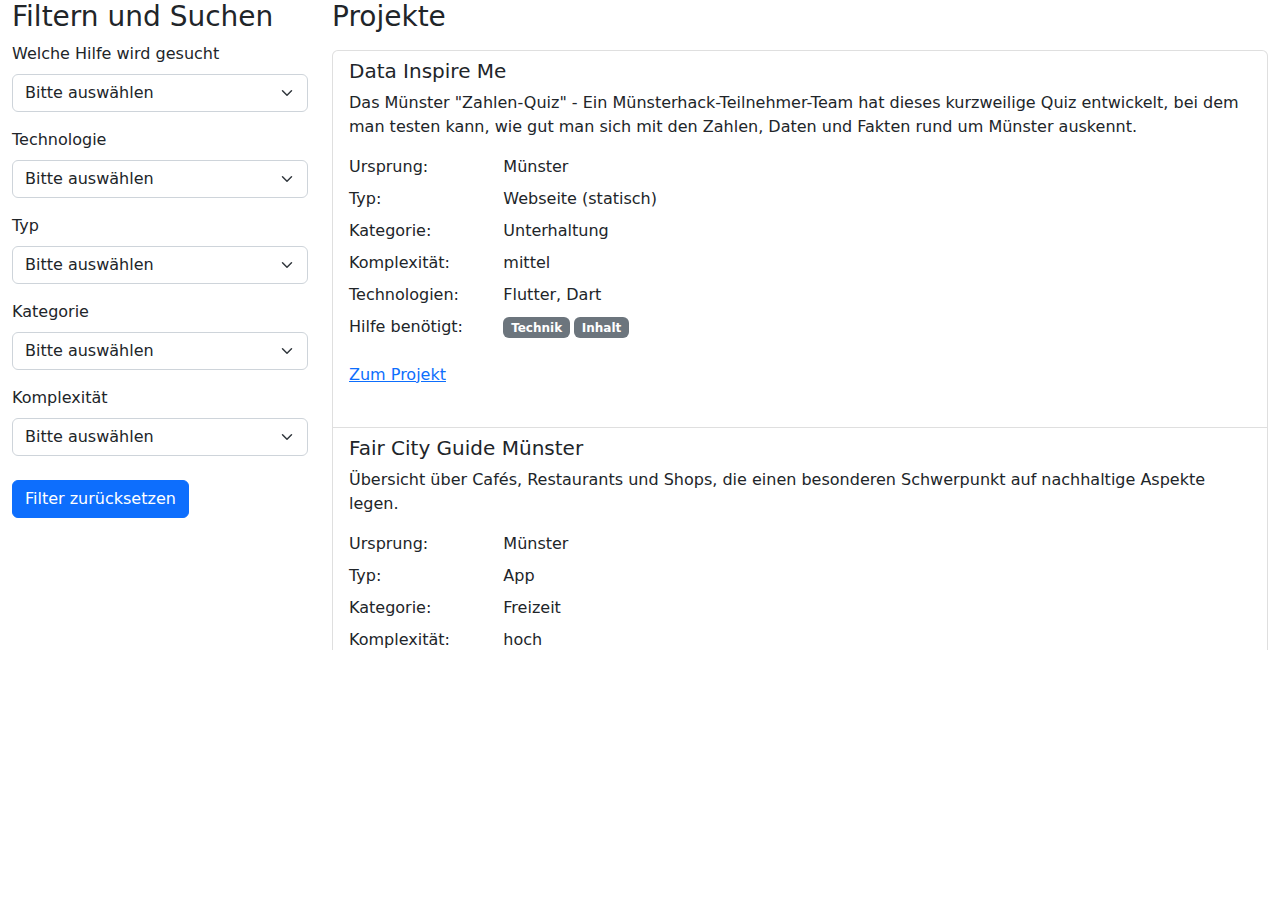
<file: index.html>
<!doctype html>
<html class="no-js" lang="de">

<head>
    <meta charset="utf-8">
    <title>digifarm.ms Projektliste</title>
    <meta name="description" content="">
    <meta name="viewport" content="width=device-width, initial-scale=1">

    <link rel="stylesheet" href="css/normalize.css">
    <link rel="stylesheet" href="css/main.css">
    <link rel="stylesheet" href="css/app.css">
    <link rel="stylesheet" href="css/bootstrap.min.css">

    <meta name="theme-color" content="#000000">
</head>

<body>

<div class="container-fluid">
    <div class="row search-wrapper">
        <div class="col-12 col-sm-5 col-md-4 col-lg-3">
            <h3 class="mb-0">Filtern und Suchen</h3>
            <ul class="list-group border-0">
                <li class="list-group-item border-0 px-0">
                    <label class="form-label" for="Hilfe">Welche Hilfe wird gesucht</label>
                    <div id="help-select"></div>
                </li>
                <li class="list-group-item border-0 px-0">
                    <label class="form-label" for="Technologien">Technologie</label>
                    <div id="technology-select"></div>
                </li>
                <li class="list-group-item border-0 px-0">
                    <label class="form-label" for="Quelle">Typ</label>
                    <div id="type-select"></div>
                </li>
                <li class="list-group-item border-0 px-0">
                    <label class="form-label" for="Kategorie">Kategorie</label>
                    <div id="category-select"></div>
                </li>
                <li class="list-group-item border-0 px-0">
                    <label class="form-label" for="Komplexität">Komplexität</label>
                    <div id="complexity-select"></div>
                </li>
                <li class="list-group-item border-0 mt-2 px-0">
                    <button id="filter-reset-button" class="btn btn-primary">Filter zurücksetzen</button>
                </li>
            </ul>
        </div>
        <div class="col-12 col-sm-7 col-md-8 col-lg-9 mt-3 mt-sm-0 project-list-wrapper">
            <h3 class="mb-3">Projekte</h3>
            <div class="project-list">
            </div>
        </div>
    </div>
</div>


<script src="js/vendor/modernizr-3.11.2.min.js"></script>
<script src="js/plugins.js"></script>
<script src="js/vendor/jquery-3.6.0.min.js"></script>
<script src="js/search.js"></script>
<script src="js/vendor/bootstrap.bundle.min.js"></script>
</body>

</html>
</file>
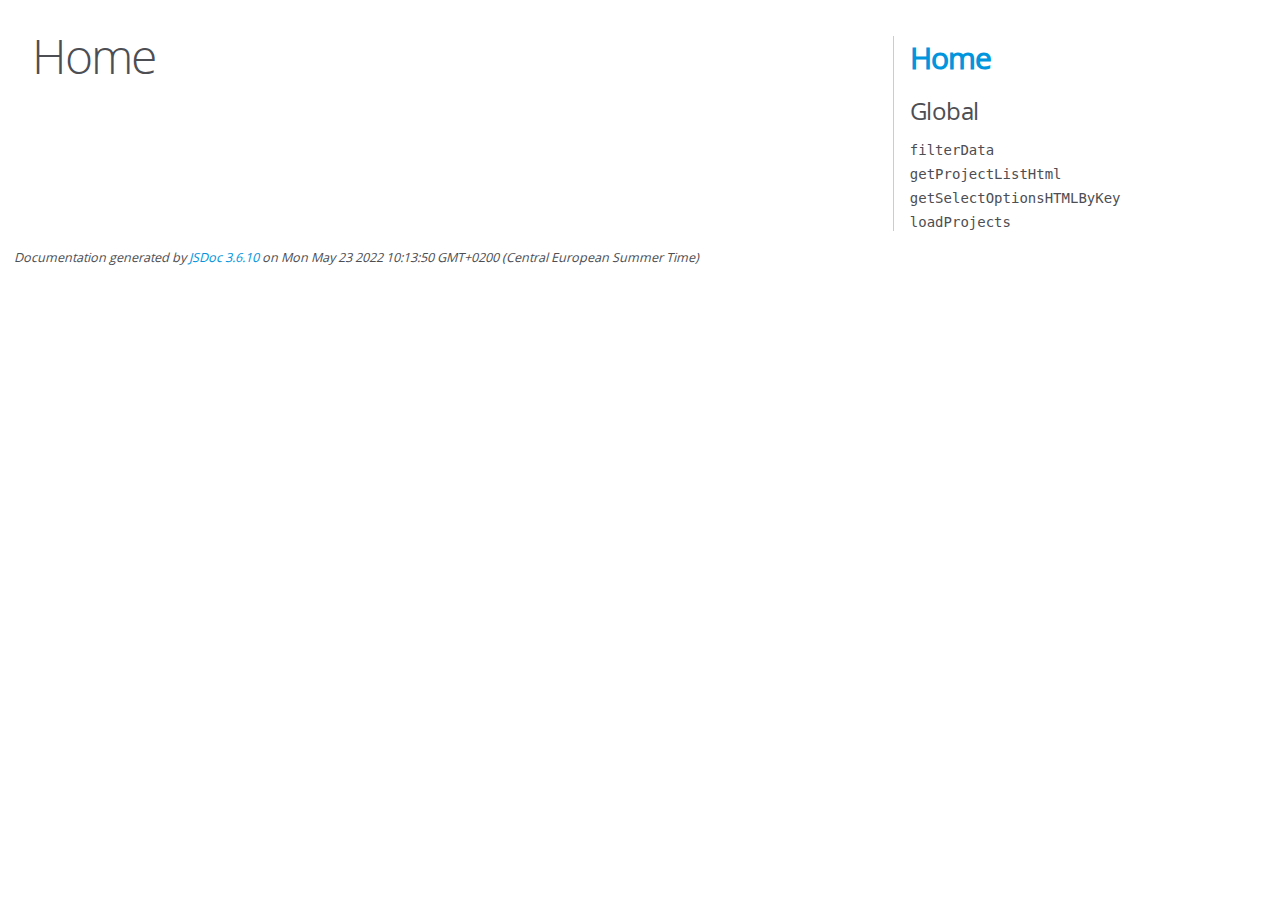
<file: js/jsdoc/index.html>
<!DOCTYPE html>
<html lang="en">
<head>
    <meta charset="utf-8">
    <title>JSDoc: Home</title>

    <script src="scripts/prettify/prettify.js"> </script>
    <script src="scripts/prettify/lang-css.js"> </script>
    <!--[if lt IE 9]>
      <script src="//html5shiv.googlecode.com/svn/trunk/html5.js"></script>
    <![endif]-->
    <link type="text/css" rel="stylesheet" href="styles/prettify-tomorrow.css">
    <link type="text/css" rel="stylesheet" href="styles/jsdoc-default.css">
</head>

<body>

<div id="main">

    <h1 class="page-title">Home</h1>

    



    


    <h3> </h3>










    









</div>

<nav>
    <h2><a href="index.html">Home</a></h2><h3>Global</h3><ul><li><a href="global.html#filterData">filterData</a></li><li><a href="global.html#getProjectListHtml">getProjectListHtml</a></li><li><a href="global.html#getSelectOptionsHTMLByKey">getSelectOptionsHTMLByKey</a></li><li><a href="global.html#loadProjects">loadProjects</a></li></ul>
</nav>

<br class="clear">

<footer>
    Documentation generated by <a href="https://github.com/jsdoc/jsdoc">JSDoc 3.6.10</a> on Mon May 23 2022 10:13:50 GMT+0200 (Central European Summer Time)
</footer>

<script> prettyPrint(); </script>
<script src="scripts/linenumber.js"> </script>
</body>
</html>
</file>
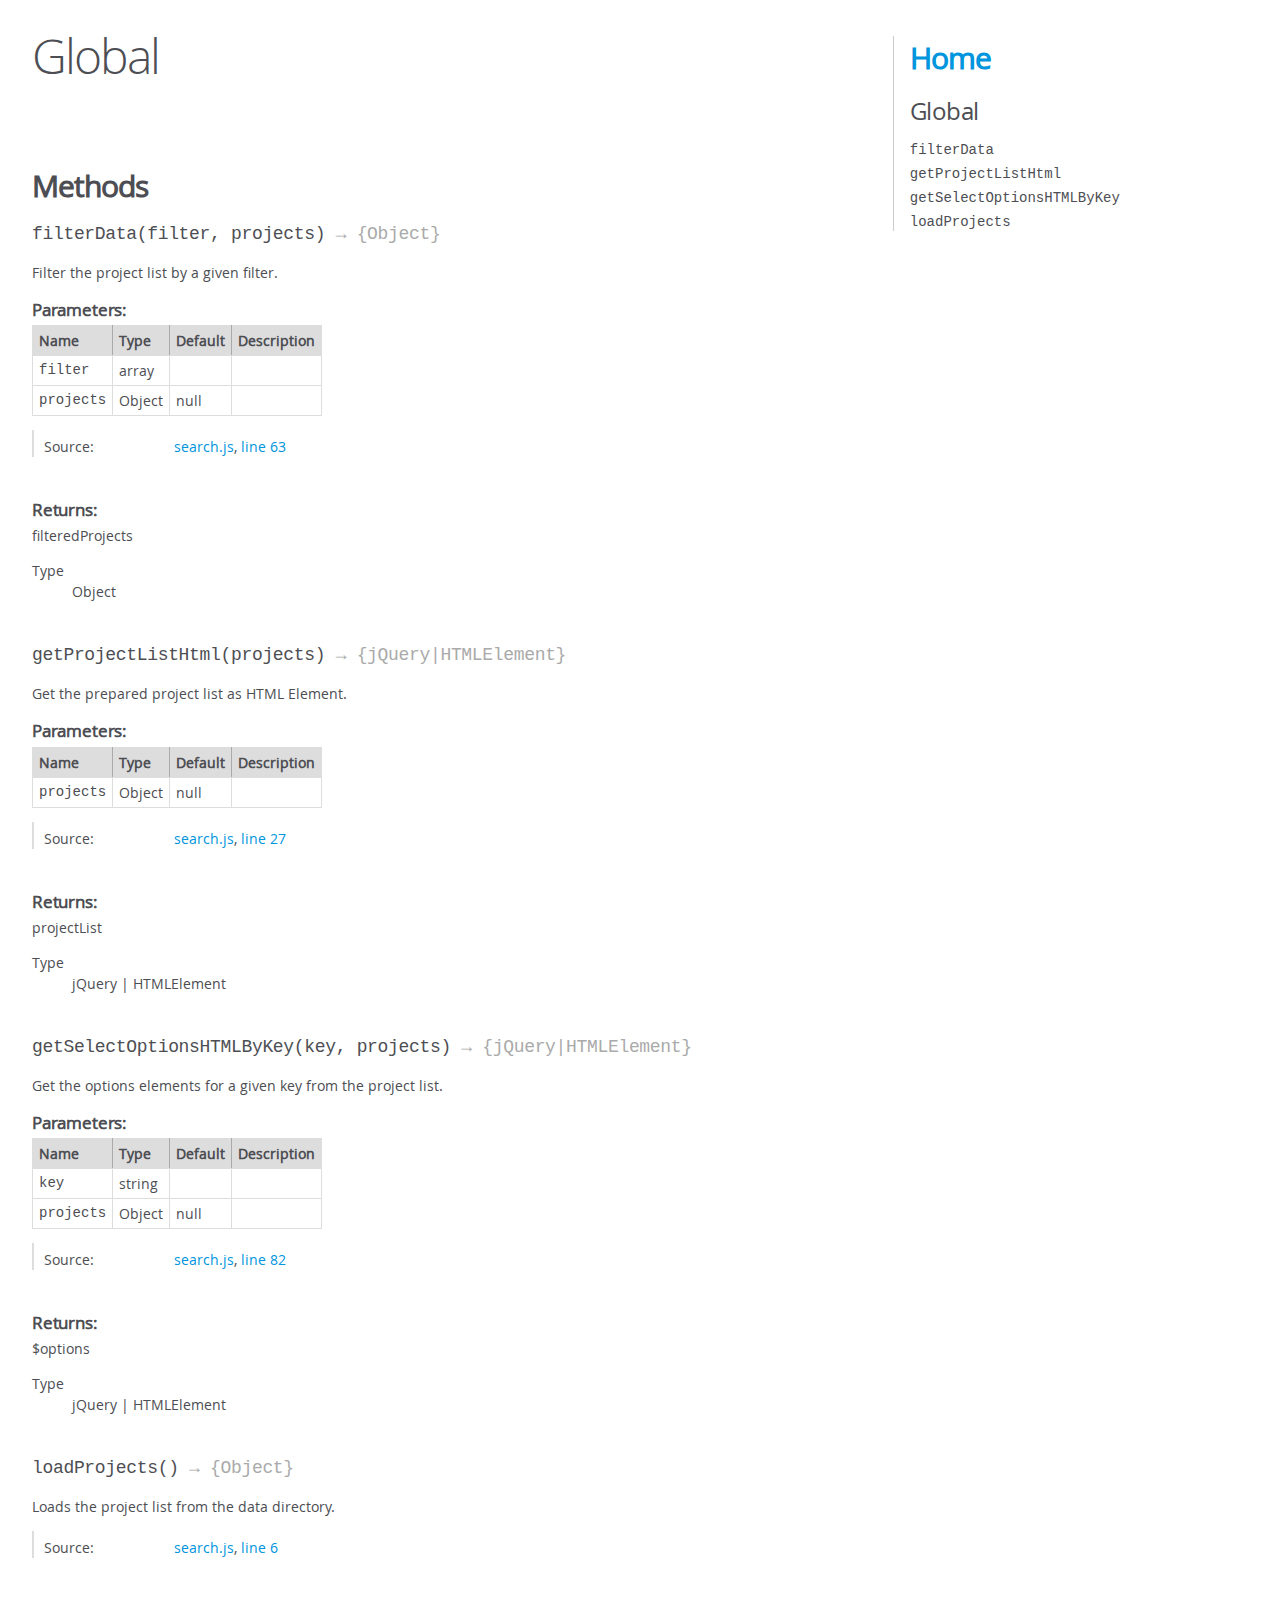
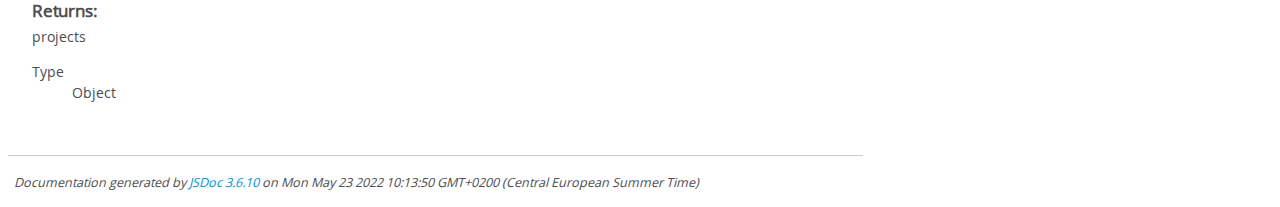
<file: js/jsdoc/global.html>
<!DOCTYPE html>
<html lang="en">
<head>
    <meta charset="utf-8">
    <title>JSDoc: Global</title>

    <script src="scripts/prettify/prettify.js"> </script>
    <script src="scripts/prettify/lang-css.js"> </script>
    <!--[if lt IE 9]>
      <script src="//html5shiv.googlecode.com/svn/trunk/html5.js"></script>
    <![endif]-->
    <link type="text/css" rel="stylesheet" href="styles/prettify-tomorrow.css">
    <link type="text/css" rel="stylesheet" href="styles/jsdoc-default.css">
</head>

<body>

<div id="main">

    <h1 class="page-title">Global</h1>

    




<section>

<header>
    
        <h2></h2>
        
    
</header>

<article>
    <div class="container-overview">
    
        

        


<dl class="details">

    

    

    

    

    

    

    

    

    

    

    

    

    

    

    

    
</dl>


        
    
    </div>

    

    

    

    

    

    

    

    
        <h3 class="subsection-title">Methods</h3>

        
            

    

    
    <h4 class="name" id="filterData"><span class="type-signature"></span>filterData<span class="signature">(filter, projects)</span><span class="type-signature"> &rarr; {Object}</span></h4>
    

    



<div class="description">
    Filter the project list by a given filter.
</div>









    <h5>Parameters:</h5>
    

<table class="params">
    <thead>
    <tr>
        
        <th>Name</th>
        

        <th>Type</th>

        

        
        <th>Default</th>
        

        <th class="last">Description</th>
    </tr>
    </thead>

    <tbody>
    

        <tr>
            
                <td class="name"><code>filter</code></td>
            

            <td class="type">
            
                
<span class="param-type">array</span>


            
            </td>

            

            
                <td class="default">
                
                </td>
            

            <td class="description last"></td>
        </tr>

    

        <tr>
            
                <td class="name"><code>projects</code></td>
            

            <td class="type">
            
                
<span class="param-type">Object</span>


            
            </td>

            

            
                <td class="default">
                
                    null
                
                </td>
            

            <td class="description last"></td>
        </tr>

    
    </tbody>
</table>






<dl class="details">

    

    

    

    

    

    

    

    

    

    

    

    

    
    <dt class="tag-source">Source:</dt>
    <dd class="tag-source"><ul class="dummy"><li>
        <a href="search.js.html">search.js</a>, <a href="search.js.html#line63">line 63</a>
    </li></ul></dd>
    

    

    

    
</dl>















<h5>Returns:</h5>

        
<div class="param-desc">
    filteredProjects
</div>



<dl>
    <dt>
        Type
    </dt>
    <dd>
        
<span class="param-type">Object</span>


    </dd>
</dl>

    





        
            

    

    
    <h4 class="name" id="getProjectListHtml"><span class="type-signature"></span>getProjectListHtml<span class="signature">(projects)</span><span class="type-signature"> &rarr; {jQuery|HTMLElement}</span></h4>
    

    



<div class="description">
    Get the prepared project list as HTML Element.
</div>









    <h5>Parameters:</h5>
    

<table class="params">
    <thead>
    <tr>
        
        <th>Name</th>
        

        <th>Type</th>

        

        
        <th>Default</th>
        

        <th class="last">Description</th>
    </tr>
    </thead>

    <tbody>
    

        <tr>
            
                <td class="name"><code>projects</code></td>
            

            <td class="type">
            
                
<span class="param-type">Object</span>


            
            </td>

            

            
                <td class="default">
                
                    null
                
                </td>
            

            <td class="description last"></td>
        </tr>

    
    </tbody>
</table>






<dl class="details">

    

    

    

    

    

    

    

    

    

    

    

    

    
    <dt class="tag-source">Source:</dt>
    <dd class="tag-source"><ul class="dummy"><li>
        <a href="search.js.html">search.js</a>, <a href="search.js.html#line27">line 27</a>
    </li></ul></dd>
    

    

    

    
</dl>















<h5>Returns:</h5>

        
<div class="param-desc">
    projectList
</div>



<dl>
    <dt>
        Type
    </dt>
    <dd>
        
<span class="param-type">jQuery</span>
|

<span class="param-type">HTMLElement</span>


    </dd>
</dl>

    





        
            

    

    
    <h4 class="name" id="getSelectOptionsHTMLByKey"><span class="type-signature"></span>getSelectOptionsHTMLByKey<span class="signature">(key, projects)</span><span class="type-signature"> &rarr; {jQuery|HTMLElement}</span></h4>
    

    



<div class="description">
    Get the options elements for a given key from the project list.
</div>









    <h5>Parameters:</h5>
    

<table class="params">
    <thead>
    <tr>
        
        <th>Name</th>
        

        <th>Type</th>

        

        
        <th>Default</th>
        

        <th class="last">Description</th>
    </tr>
    </thead>

    <tbody>
    

        <tr>
            
                <td class="name"><code>key</code></td>
            

            <td class="type">
            
                
<span class="param-type">string</span>


            
            </td>

            

            
                <td class="default">
                
                </td>
            

            <td class="description last"></td>
        </tr>

    

        <tr>
            
                <td class="name"><code>projects</code></td>
            

            <td class="type">
            
                
<span class="param-type">Object</span>


            
            </td>

            

            
                <td class="default">
                
                    null
                
                </td>
            

            <td class="description last"></td>
        </tr>

    
    </tbody>
</table>






<dl class="details">

    

    

    

    

    

    

    

    

    

    

    

    

    
    <dt class="tag-source">Source:</dt>
    <dd class="tag-source"><ul class="dummy"><li>
        <a href="search.js.html">search.js</a>, <a href="search.js.html#line82">line 82</a>
    </li></ul></dd>
    

    

    

    
</dl>















<h5>Returns:</h5>

        
<div class="param-desc">
    $options
</div>



<dl>
    <dt>
        Type
    </dt>
    <dd>
        
<span class="param-type">jQuery</span>
|

<span class="param-type">HTMLElement</span>


    </dd>
</dl>

    





        
            

    

    
    <h4 class="name" id="loadProjects"><span class="type-signature"></span>loadProjects<span class="signature">()</span><span class="type-signature"> &rarr; {Object}</span></h4>
    

    



<div class="description">
    Loads the project list from the data directory.
</div>













<dl class="details">

    

    

    

    

    

    

    

    

    

    

    

    

    
    <dt class="tag-source">Source:</dt>
    <dd class="tag-source"><ul class="dummy"><li>
        <a href="search.js.html">search.js</a>, <a href="search.js.html#line6">line 6</a>
    </li></ul></dd>
    

    

    

    
</dl>















<h5>Returns:</h5>

        
<div class="param-desc">
    projects
</div>



<dl>
    <dt>
        Type
    </dt>
    <dd>
        
<span class="param-type">Object</span>


    </dd>
</dl>

    





        
    

    

    
</article>

</section>




</div>

<nav>
    <h2><a href="index.html">Home</a></h2><h3>Global</h3><ul><li><a href="global.html#filterData">filterData</a></li><li><a href="global.html#getProjectListHtml">getProjectListHtml</a></li><li><a href="global.html#getSelectOptionsHTMLByKey">getSelectOptionsHTMLByKey</a></li><li><a href="global.html#loadProjects">loadProjects</a></li></ul>
</nav>

<br class="clear">

<footer>
    Documentation generated by <a href="https://github.com/jsdoc/jsdoc">JSDoc 3.6.10</a> on Mon May 23 2022 10:13:50 GMT+0200 (Central European Summer Time)
</footer>

<script> prettyPrint(); </script>
<script src="scripts/linenumber.js"> </script>
</body>
</html>
</file>
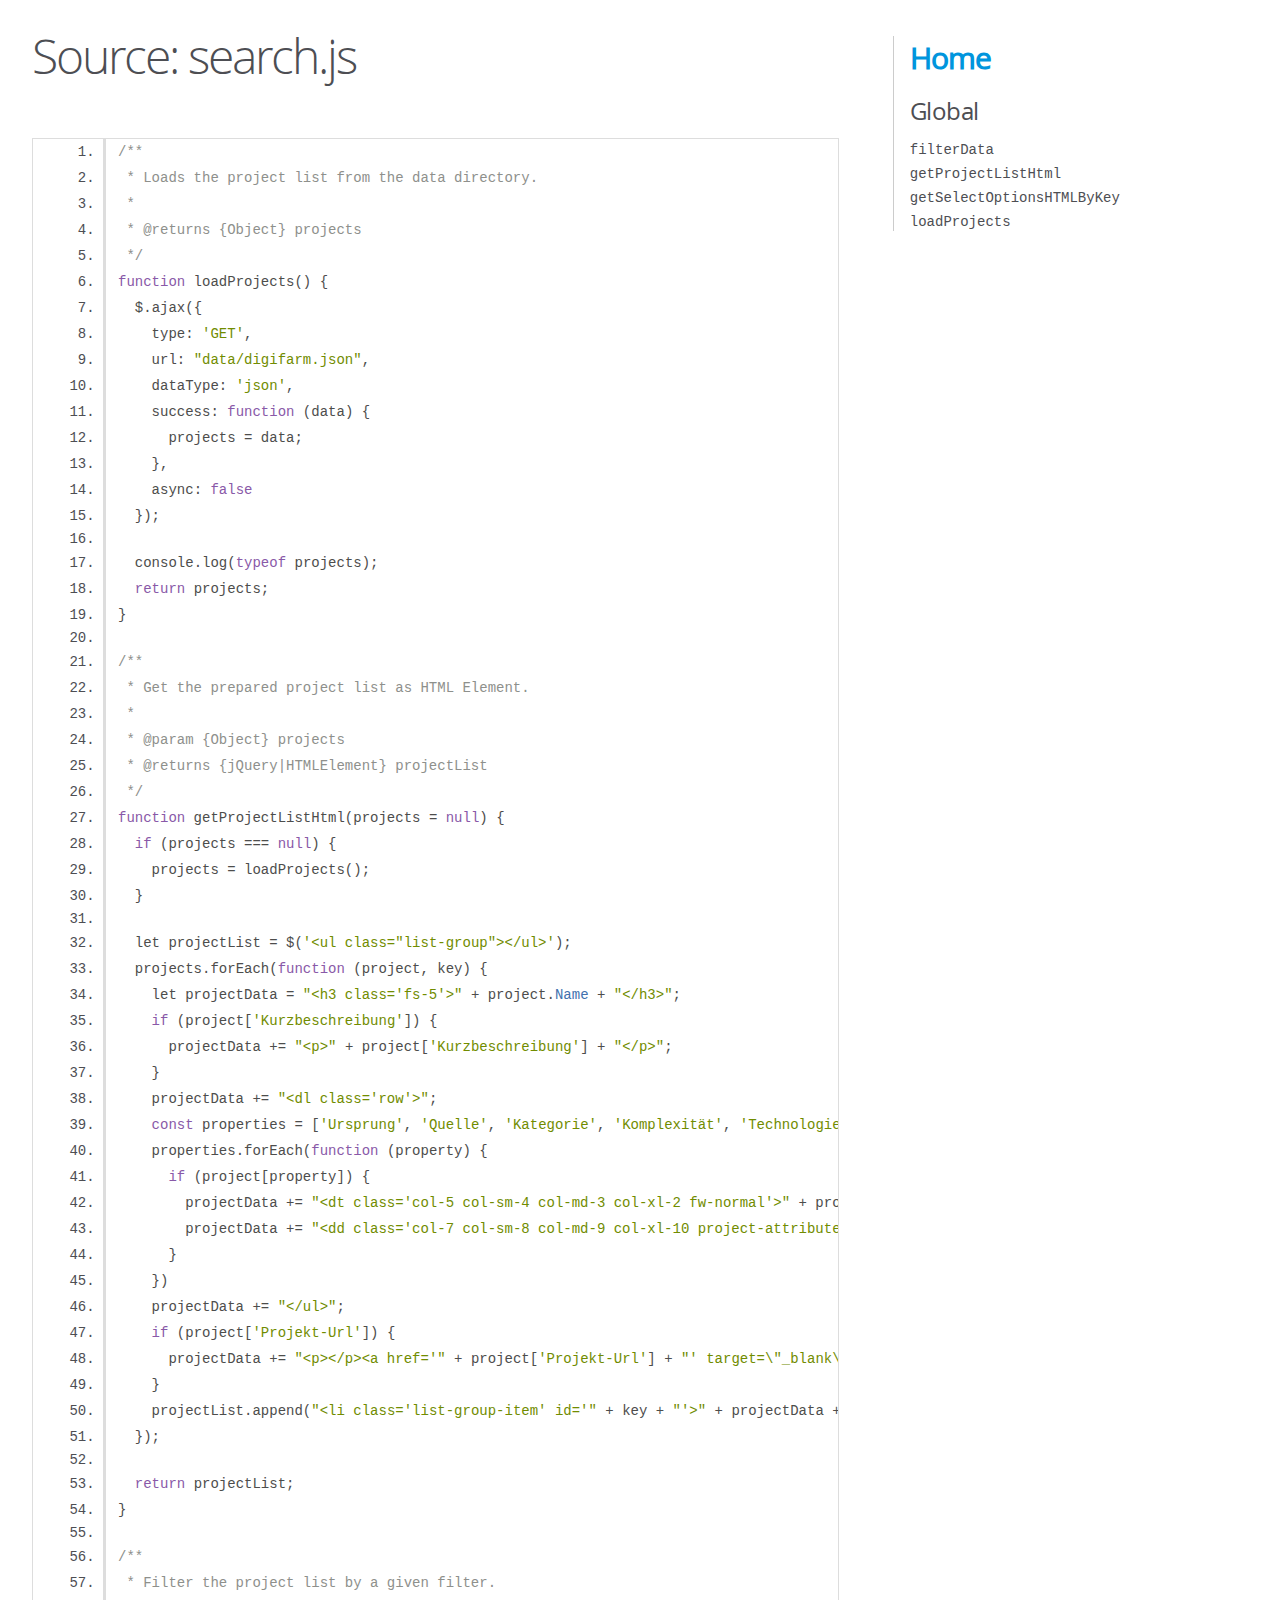
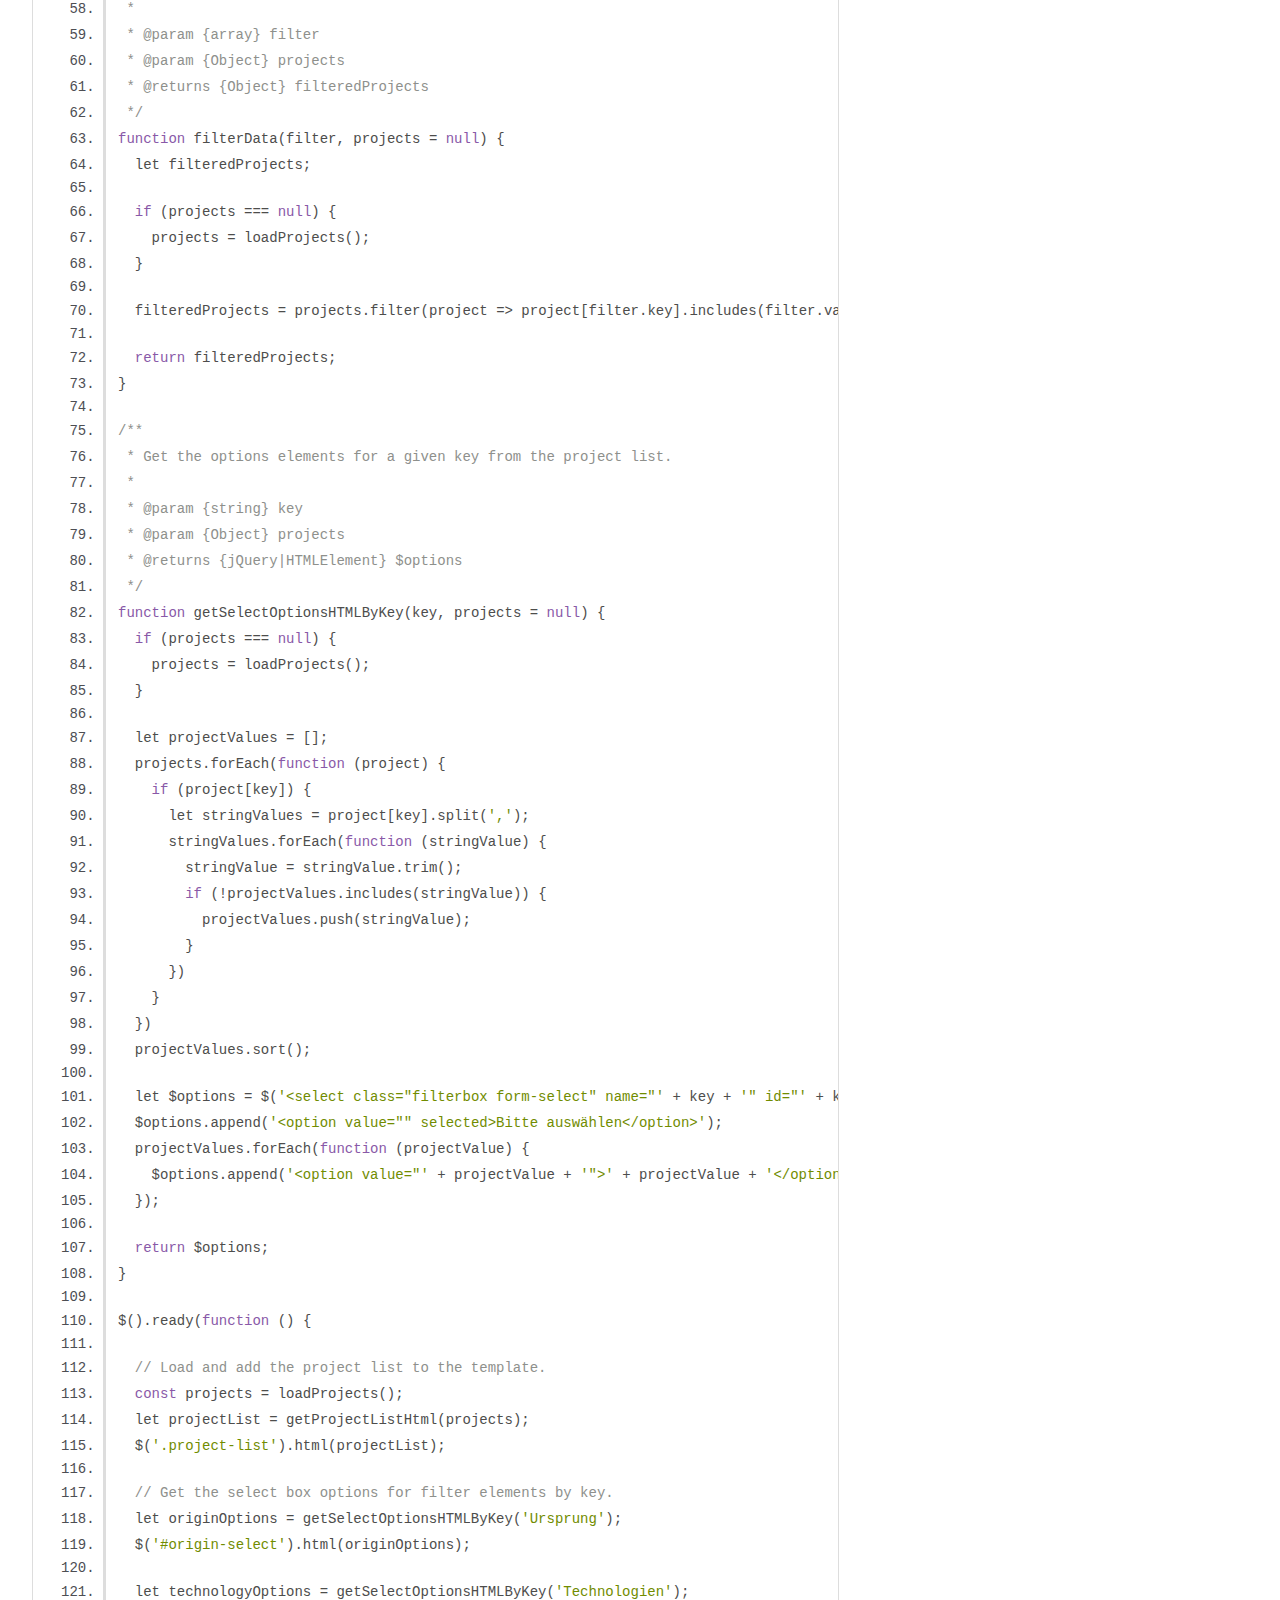
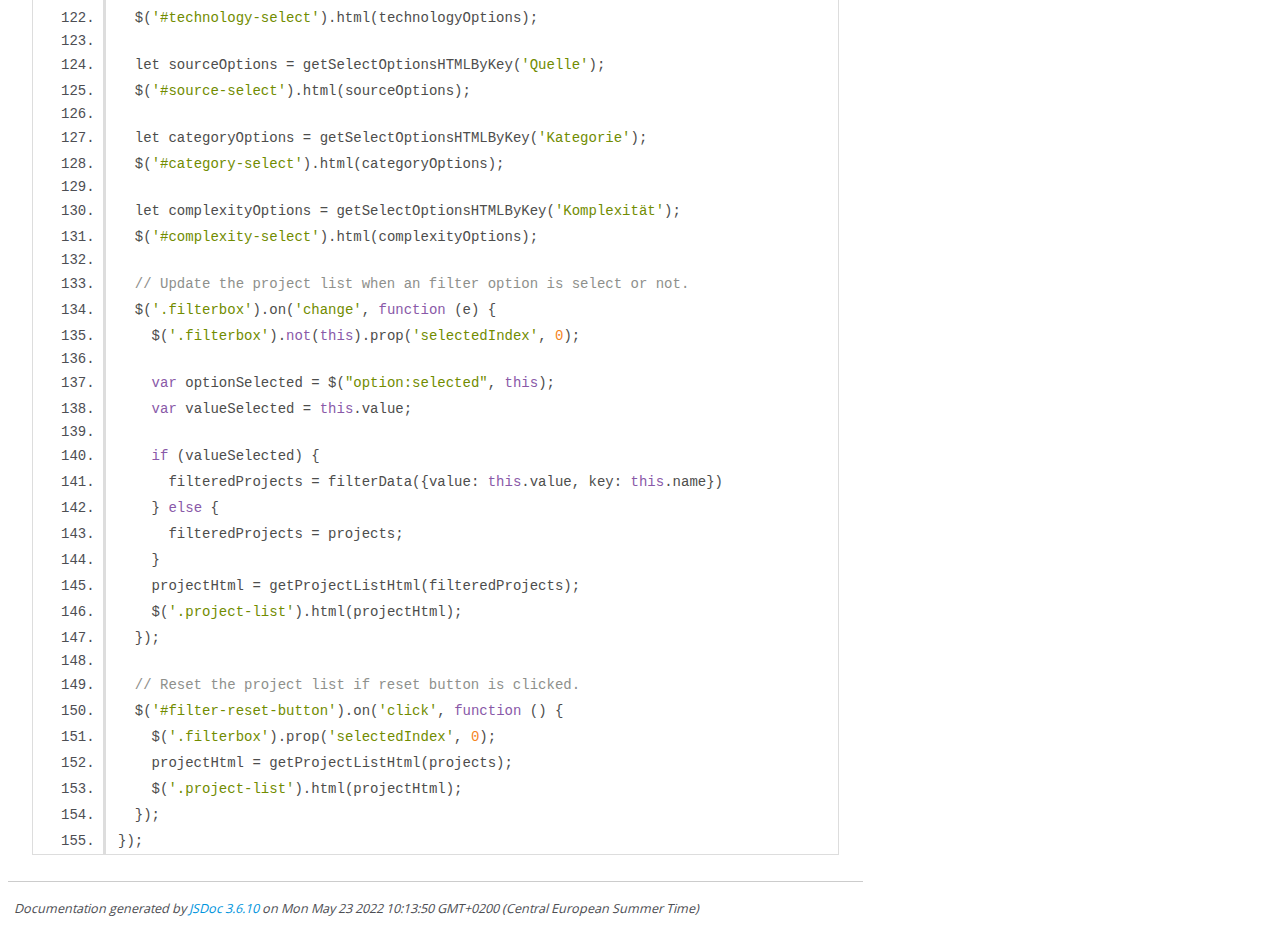
<file: js/jsdoc/search.js.html>
<!DOCTYPE html>
<html lang="en">
<head>
    <meta charset="utf-8">
    <title>JSDoc: Source: search.js</title>

    <script src="scripts/prettify/prettify.js"> </script>
    <script src="scripts/prettify/lang-css.js"> </script>
    <!--[if lt IE 9]>
      <script src="//html5shiv.googlecode.com/svn/trunk/html5.js"></script>
    <![endif]-->
    <link type="text/css" rel="stylesheet" href="styles/prettify-tomorrow.css">
    <link type="text/css" rel="stylesheet" href="styles/jsdoc-default.css">
</head>

<body>

<div id="main">

    <h1 class="page-title">Source: search.js</h1>

    



    
    <section>
        <article>
            <pre class="prettyprint source linenums"><code>/**
 * Loads the project list from the data directory.
 *
 * @returns {Object} projects
 */
function loadProjects() {
  $.ajax({
    type: 'GET',
    url: "data/digifarm.json",
    dataType: 'json',
    success: function (data) {
      projects = data;
    },
    async: false
  });

  console.log(typeof projects);
  return projects;
}

/**
 * Get the prepared project list as HTML Element.
 *
 * @param {Object} projects
 * @returns {jQuery|HTMLElement} projectList
 */
function getProjectListHtml(projects = null) {
  if (projects === null) {
    projects = loadProjects();
  }

  let projectList = $('&lt;ul class="list-group">&lt;/ul>');
  projects.forEach(function (project, key) {
    let projectData = "&lt;h3 class='fs-5'>" + project.Name + "&lt;/h3>";
    if (project['Kurzbeschreibung']) {
      projectData += "&lt;p>" + project['Kurzbeschreibung'] + "&lt;/p>";
    }
    projectData += "&lt;dl class='row'>";
    const properties = ['Ursprung', 'Quelle', 'Kategorie', 'Komplexität', 'Technologien'];
    properties.forEach(function (property) {
      if (project[property]) {
        projectData += "&lt;dt class='col-5 col-sm-4 col-md-3 col-xl-2 fw-normal'>" + property + ": " + "&lt;/dt>";
        projectData += "&lt;dd class='col-7 col-sm-8 col-md-9 col-xl-10 project-attribute'>" + project[property] + "&lt;/dd>"
      }
    })
    projectData += "&lt;/ul>";
    if (project['Projekt-Url']) {
      projectData += "&lt;p>&lt;/p>&lt;a href='" + project['Projekt-Url'] + "' target=\"_blank\">Zum Projekt&lt;/a>&lt;/p>";
    }
    projectList.append("&lt;li class='list-group-item' id='" + key + "'>" + projectData + "&lt;/li>");
  });

  return projectList;
}

/**
 * Filter the project list by a given filter.
 *
 * @param {array} filter
 * @param {Object} projects
 * @returns {Object} filteredProjects
 */
function filterData(filter, projects = null) {
  let filteredProjects;

  if (projects === null) {
    projects = loadProjects();
  }

  filteredProjects = projects.filter(project => project[filter.key].includes(filter.value));

  return filteredProjects;
}

/**
 * Get the options elements for a given key from the project list.
 *
 * @param {string} key
 * @param {Object} projects
 * @returns {jQuery|HTMLElement} $options
 */
function getSelectOptionsHTMLByKey(key, projects = null) {
  if (projects === null) {
    projects = loadProjects();
  }

  let projectValues = [];
  projects.forEach(function (project) {
    if (project[key]) {
      let stringValues = project[key].split(',');
      stringValues.forEach(function (stringValue) {
        stringValue = stringValue.trim();
        if (!projectValues.includes(stringValue)) {
          projectValues.push(stringValue);
        }
      })
    }
  })
  projectValues.sort();

  let $options = $('&lt;select class="filterbox form-select" name="' + key + '" id="' + key + '">&lt;/select>');
  $options.append('&lt;option value="" selected>Bitte auswählen&lt;/option>');
  projectValues.forEach(function (projectValue) {
    $options.append('&lt;option value="' + projectValue + '">' + projectValue + '&lt;/option>');
  });

  return $options;
}

$().ready(function () {

  // Load and add the project list to the template.
  const projects = loadProjects();
  let projectList = getProjectListHtml(projects);
  $('.project-list').html(projectList);

  // Get the select box options for filter elements by key.
  let originOptions = getSelectOptionsHTMLByKey('Ursprung');
  $('#origin-select').html(originOptions);

  let technologyOptions = getSelectOptionsHTMLByKey('Technologien');
  $('#technology-select').html(technologyOptions);

  let sourceOptions = getSelectOptionsHTMLByKey('Quelle');
  $('#source-select').html(sourceOptions);

  let categoryOptions = getSelectOptionsHTMLByKey('Kategorie');
  $('#category-select').html(categoryOptions);

  let complexityOptions = getSelectOptionsHTMLByKey('Komplexität');
  $('#complexity-select').html(complexityOptions);

  // Update the project list when an filter option is select or not.
  $('.filterbox').on('change', function (e) {
    $('.filterbox').not(this).prop('selectedIndex', 0);

    var optionSelected = $("option:selected", this);
    var valueSelected = this.value;

    if (valueSelected) {
      filteredProjects = filterData({value: this.value, key: this.name})
    } else {
      filteredProjects = projects;
    }
    projectHtml = getProjectListHtml(filteredProjects);
    $('.project-list').html(projectHtml);
  });

  // Reset the project list if reset button is clicked.
  $('#filter-reset-button').on('click', function () {
    $('.filterbox').prop('selectedIndex', 0);
    projectHtml = getProjectListHtml(projects);
    $('.project-list').html(projectHtml);
  });
});
</code></pre>
        </article>
    </section>




</div>

<nav>
    <h2><a href="index.html">Home</a></h2><h3>Global</h3><ul><li><a href="global.html#filterData">filterData</a></li><li><a href="global.html#getProjectListHtml">getProjectListHtml</a></li><li><a href="global.html#getSelectOptionsHTMLByKey">getSelectOptionsHTMLByKey</a></li><li><a href="global.html#loadProjects">loadProjects</a></li></ul>
</nav>

<br class="clear">

<footer>
    Documentation generated by <a href="https://github.com/jsdoc/jsdoc">JSDoc 3.6.10</a> on Mon May 23 2022 10:13:50 GMT+0200 (Central European Summer Time)
</footer>

<script> prettyPrint(); </script>
<script src="scripts/linenumber.js"> </script>
</body>
</html>
</file>
<file: css/main.css>
/*! HTML5 Boilerplate v8.0.0 | MIT License | https://html5boilerplate.com/ */

/* main.css 2.1.0 | MIT License | https://github.com/h5bp/main.css#readme */
/*
 * What follows is the result of much research on cross-browser styling.
 * Credit left inline and big thanks to Nicolas Gallagher, Jonathan Neal,
 * Kroc Camen, and the H5BP dev community and team.
 */

/* ==========================================================================
   Base styles: opinionated defaults
   ========================================================================== */

html {
  color: #222;
  font-size: 1em;
  line-height: 1.4;
}

/*
 * Remove text-shadow in selection highlight:
 * https://twitter.com/miketaylr/status/12228805301
 *
 * Vendor-prefixed and regular ::selection selectors cannot be combined:
 * https://stackoverflow.com/a/16982510/7133471
 *
 * Customize the background color to match your design.
 */

::-moz-selection {
  background: #b3d4fc;
  text-shadow: none;
}

::selection {
  background: #b3d4fc;
  text-shadow: none;
}

/*
 * A better looking default horizontal rule
 */

hr {
  display: block;
  height: 1px;
  border: 0;
  border-top: 1px solid #ccc;
  margin: 1em 0;
  padding: 0;
}

/*
 * Remove the gap between audio, canvas, iframes,
 * images, videos and the bottom of their containers:
 * https://github.com/h5bp/html5-boilerplate/issues/440
 */

audio,
canvas,
iframe,
img,
svg,
video {
  vertical-align: middle;
}

/*
 * Remove default fieldset styles.
 */

fieldset {
  border: 0;
  margin: 0;
  padding: 0;
}

/*
 * Allow only vertical resizing of textareas.
 */

textarea {
  resize: vertical;
}

/* ==========================================================================
   Author's custom styles
   ========================================================================== */

/* ==========================================================================
   Helper classes
   ========================================================================== */

/*
 * Hide visually and from screen readers
 */

.hidden,
[hidden] {
  display: none !important;
}

/*
 * Hide only visually, but have it available for screen readers:
 * https://snook.ca/archives/html_and_css/hiding-content-for-accessibility
 *
 * 1. For long content, line feeds are not interpreted as spaces and small width
 *    causes content to wrap 1 word per line:
 *    https://medium.com/@jessebeach/beware-smushed-off-screen-accessible-text-5952a4c2cbfe
 */

.sr-only {
  border: 0;
  clip: rect(0, 0, 0, 0);
  height: 1px;
  margin: -1px;
  overflow: hidden;
  padding: 0;
  position: absolute;
  white-space: nowrap;
  width: 1px;
  /* 1 */
}

/*
 * Extends the .sr-only class to allow the element
 * to be focusable when navigated to via the keyboard:
 * https://www.drupal.org/node/897638
 */

.sr-only.focusable:active,
.sr-only.focusable:focus {
  clip: auto;
  height: auto;
  margin: 0;
  overflow: visible;
  position: static;
  white-space: inherit;
  width: auto;
}

/*
 * Hide visually and from screen readers, but maintain layout
 */

.invisible {
  visibility: hidden;
}

/*
 * Clearfix: contain floats
 *
 * For modern browsers
 * 1. The space content is one way to avoid an Opera bug when the
 *    `contenteditable` attribute is included anywhere else in the document.
 *    Otherwise it causes space to appear at the top and bottom of elements
 *    that receive the `clearfix` class.
 * 2. The use of `table` rather than `block` is only necessary if using
 *    `:before` to contain the top-margins of child elements.
 */

.clearfix::before,
.clearfix::after {
  content: " ";
  display: table;
}

.clearfix::after {
  clear: both;
}

/* ==========================================================================
   EXAMPLE Media Queries for Responsive Design.
   These examples override the primary ('mobile first') styles.
   Modify as content requires.
   ========================================================================== */

@media only screen and (min-width: 35em) {
  /* Style adjustments for viewports that meet the condition */
}

@media print,
  (-webkit-min-device-pixel-ratio: 1.25),
  (min-resolution: 1.25dppx),
  (min-resolution: 120dpi) {
  /* Style adjustments for high resolution devices */
}

/* ==========================================================================
   Print styles.
   Inlined to avoid the additional HTTP request:
   https://www.phpied.com/delay-loading-your-print-css/
   ========================================================================== */

@media print {
  *,
  *::before,
  *::after {
    background: #fff !important;
    color: #000 !important;
    /* Black prints faster */
    box-shadow: none !important;
    text-shadow: none !important;
  }

  a,
  a:visited {
    text-decoration: underline;
  }

  a[href]::after {
    content: " (" attr(href) ")";
  }

  abbr[title]::after {
    content: " (" attr(title) ")";
  }

  /*
   * Don't show links that are fragment identifiers,
   * or use the `javascript:` pseudo protocol
   */
  a[href^="#"]::after,
  a[href^="javascript:"]::after {
    content: "";
  }

  pre {
    white-space: pre-wrap !important;
  }

  pre,
  blockquote {
    border: 1px solid #999;
    page-break-inside: avoid;
  }

  /*
   * Printing Tables:
   * https://web.archive.org/web/20180815150934/http://css-discuss.incutio.com/wiki/Printing_Tables
   */
  thead {
    display: table-header-group;
  }

  tr,
  img {
    page-break-inside: avoid;
  }

  p,
  h2,
  h3 {
    orphans: 3;
    widows: 3;
  }

  h2,
  h3 {
    page-break-after: avoid;
  }
}
</file>
<file: css/app.css>
body {
  height: 600px;
}

.project-list {
  height: 600px;
  overflow: auto;
}

.search-list {
  list-style-type: none;
}

.search-list-item {

}
</file>
<file: js/jsdoc/styles/prettify-tomorrow.css>
/* Tomorrow Theme */
/* Original theme - https://github.com/chriskempson/tomorrow-theme */
/* Pretty printing styles. Used with prettify.js. */
/* SPAN elements with the classes below are added by prettyprint. */
/* plain text */
.pln {
  color: #4d4d4c; }

@media screen {
  /* string content */
  .str {
    color: #718c00; }

  /* a keyword */
  .kwd {
    color: #8959a8; }

  /* a comment */
  .com {
    color: #8e908c; }

  /* a type name */
  .typ {
    color: #4271ae; }

  /* a literal value */
  .lit {
    color: #f5871f; }

  /* punctuation */
  .pun {
    color: #4d4d4c; }

  /* lisp open bracket */
  .opn {
    color: #4d4d4c; }

  /* lisp close bracket */
  .clo {
    color: #4d4d4c; }

  /* a markup tag name */
  .tag {
    color: #c82829; }

  /* a markup attribute name */
  .atn {
    color: #f5871f; }

  /* a markup attribute value */
  .atv {
    color: #3e999f; }

  /* a declaration */
  .dec {
    color: #f5871f; }

  /* a variable name */
  .var {
    color: #c82829; }

  /* a function name */
  .fun {
    color: #4271ae; } }
/* Use higher contrast and text-weight for printable form. */
@media print, projection {
  .str {
    color: #060; }

  .kwd {
    color: #006;
    font-weight: bold; }

  .com {
    color: #600;
    font-style: italic; }

  .typ {
    color: #404;
    font-weight: bold; }

  .lit {
    color: #044; }

  .pun, .opn, .clo {
    color: #440; }

  .tag {
    color: #006;
    font-weight: bold; }

  .atn {
    color: #404; }

  .atv {
    color: #060; } }
/* Style */
/*
pre.prettyprint {
  background: white;
  font-family: Consolas, Monaco, 'Andale Mono', monospace;
  font-size: 12px;
  line-height: 1.5;
  border: 1px solid #ccc;
  padding: 10px; }
*/

/* Specify class=linenums on a pre to get line numbering */
ol.linenums {
  margin-top: 0;
  margin-bottom: 0; }

/* IE indents via margin-left */
li.L0,
li.L1,
li.L2,
li.L3,
li.L4,
li.L5,
li.L6,
li.L7,
li.L8,
li.L9 {
  /* */ }

/* Alternate shading for lines */
li.L1,
li.L3,
li.L5,
li.L7,
li.L9 {
  /* */ }
</file>
<file: js/jsdoc/styles/jsdoc-default.css>
@font-face {
    font-family: 'Open Sans';
    font-weight: normal;
    font-style: normal;
    src: url('../fonts/OpenSans-Regular-webfont.eot');
    src:
        local('Open Sans'),
        local('OpenSans'),
        url('../fonts/OpenSans-Regular-webfont.eot?#iefix') format('embedded-opentype'),
        url('../fonts/OpenSans-Regular-webfont.woff') format('woff'),
        url('../fonts/OpenSans-Regular-webfont.svg#open_sansregular') format('svg');
}

@font-face {
    font-family: 'Open Sans Light';
    font-weight: normal;
    font-style: normal;
    src: url('../fonts/OpenSans-Light-webfont.eot');
    src:
        local('Open Sans Light'),
        local('OpenSans Light'),
        url('../fonts/OpenSans-Light-webfont.eot?#iefix') format('embedded-opentype'),
        url('../fonts/OpenSans-Light-webfont.woff') format('woff'),
        url('../fonts/OpenSans-Light-webfont.svg#open_sanslight') format('svg');
}

html
{
    overflow: auto;
    background-color: #fff;
    font-size: 14px;
}

body
{
    font-family: 'Open Sans', sans-serif;
    line-height: 1.5;
    color: #4d4e53;
    background-color: white;
}

a, a:visited, a:active {
    color: #0095dd;
    text-decoration: none;
}

a:hover {
    text-decoration: underline;
}

header
{
    display: block;
    padding: 0px 4px;
}

tt, code, kbd, samp {
    font-family: Consolas, Monaco, 'Andale Mono', monospace;
}

.class-description {
    font-size: 130%;
    line-height: 140%;
    margin-bottom: 1em;
    margin-top: 1em;
}

.class-description:empty {
    margin: 0;
}

#main {
    float: left;
    width: 70%;
}

article dl {
    margin-bottom: 40px;
}

article img {
  max-width: 100%;
}

section
{
    display: block;
    background-color: #fff;
    padding: 12px 24px;
    border-bottom: 1px solid #ccc;
    margin-right: 30px;
}

.variation {
    display: none;
}

.signature-attributes {
    font-size: 60%;
    color: #aaa;
    font-style: italic;
    font-weight: lighter;
}

nav
{
    display: block;
    float: right;
    margin-top: 28px;
    width: 30%;
    box-sizing: border-box;
    border-left: 1px solid #ccc;
    padding-left: 16px;
}

nav ul {
    font-family: 'Lucida Grande', 'Lucida Sans Unicode', arial, sans-serif;
    font-size: 100%;
    line-height: 17px;
    padding: 0;
    margin: 0;
    list-style-type: none;
}

nav ul a, nav ul a:visited, nav ul a:active {
    font-family: Consolas, Monaco, 'Andale Mono', monospace;
    line-height: 18px;
    color: #4D4E53;
}

nav h3 {
    margin-top: 12px;
}

nav li {
    margin-top: 6px;
}

footer {
    display: block;
    padding: 6px;
    margin-top: 12px;
    font-style: italic;
    font-size: 90%;
}

h1, h2, h3, h4 {
    font-weight: 200;
    margin: 0;
}

h1
{
    font-family: 'Open Sans Light', sans-serif;
    font-size: 48px;
    letter-spacing: -2px;
    margin: 12px 24px 20px;
}

h2, h3.subsection-title
{
    font-size: 30px;
    font-weight: 700;
    letter-spacing: -1px;
    margin-bottom: 12px;
}

h3
{
    font-size: 24px;
    letter-spacing: -0.5px;
    margin-bottom: 12px;
}

h4
{
    font-size: 18px;
    letter-spacing: -0.33px;
    margin-bottom: 12px;
    color: #4d4e53;
}

h5, .container-overview .subsection-title
{
    font-size: 120%;
    font-weight: bold;
    letter-spacing: -0.01em;
    margin: 8px 0 3px 0;
}

h6
{
    font-size: 100%;
    letter-spacing: -0.01em;
    margin: 6px 0 3px 0;
    font-style: italic;
}

table
{
    border-spacing: 0;
    border: 0;
    border-collapse: collapse;
}

td, th
{
    border: 1px solid #ddd;
    margin: 0px;
    text-align: left;
    vertical-align: top;
    padding: 4px 6px;
    display: table-cell;
}

thead tr
{
    background-color: #ddd;
    font-weight: bold;
}

th { border-right: 1px solid #aaa; }
tr > th:last-child { border-right: 1px solid #ddd; }

.ancestors, .attribs { color: #999; }
.ancestors a, .attribs a
{
    color: #999 !important;
    text-decoration: none;
}

.clear
{
    clear: both;
}

.important
{
    font-weight: bold;
    color: #950B02;
}

.yes-def {
    text-indent: -1000px;
}

.type-signature {
    color: #aaa;
}

.name, .signature {
    font-family: Consolas, Monaco, 'Andale Mono', monospace;
}

.details { margin-top: 14px; border-left: 2px solid #DDD; }
.details dt { width: 120px; float: left; padding-left: 10px;  padding-top: 6px; }
.details dd { margin-left: 70px; }
.details ul { margin: 0; }
.details ul { list-style-type: none; }
.details li { margin-left: 30px; padding-top: 6px; }
.details pre.prettyprint { margin: 0 }
.details .object-value { padding-top: 0; }

.description {
    margin-bottom: 1em;
    margin-top: 1em;
}

.code-caption
{
    font-style: italic;
    font-size: 107%;
    margin: 0;
}

.source
{
    border: 1px solid #ddd;
    width: 80%;
    overflow: auto;
}

.prettyprint.source {
    width: inherit;
}

.source code
{
    font-size: 100%;
    line-height: 18px;
    display: block;
    padding: 4px 12px;
    margin: 0;
    background-color: #fff;
    color: #4D4E53;
}

.prettyprint code span.line
{
  display: inline-block;
}

.prettyprint.linenums
{
  padding-left: 70px;
  -webkit-user-select: none;
  -moz-user-select: none;
  -ms-user-select: none;
  user-select: none;
}

.prettyprint.linenums ol
{
  padding-left: 0;
}

.prettyprint.linenums li
{
  border-left: 3px #ddd solid;
}

.prettyprint.linenums li.selected,
.prettyprint.linenums li.selected *
{
  background-color: lightyellow;
}

.prettyprint.linenums li *
{
  -webkit-user-select: text;
  -moz-user-select: text;
  -ms-user-select: text;
  user-select: text;
}

.params .name, .props .name, .name code {
    color: #4D4E53;
    font-family: Consolas, Monaco, 'Andale Mono', monospace;
    font-size: 100%;
}

.params td.description > p:first-child,
.props td.description > p:first-child
{
    margin-top: 0;
    padding-top: 0;
}

.params td.description > p:last-child,
.props td.description > p:last-child
{
    margin-bottom: 0;
    padding-bottom: 0;
}

.disabled {
    color: #454545;
}
</file>
